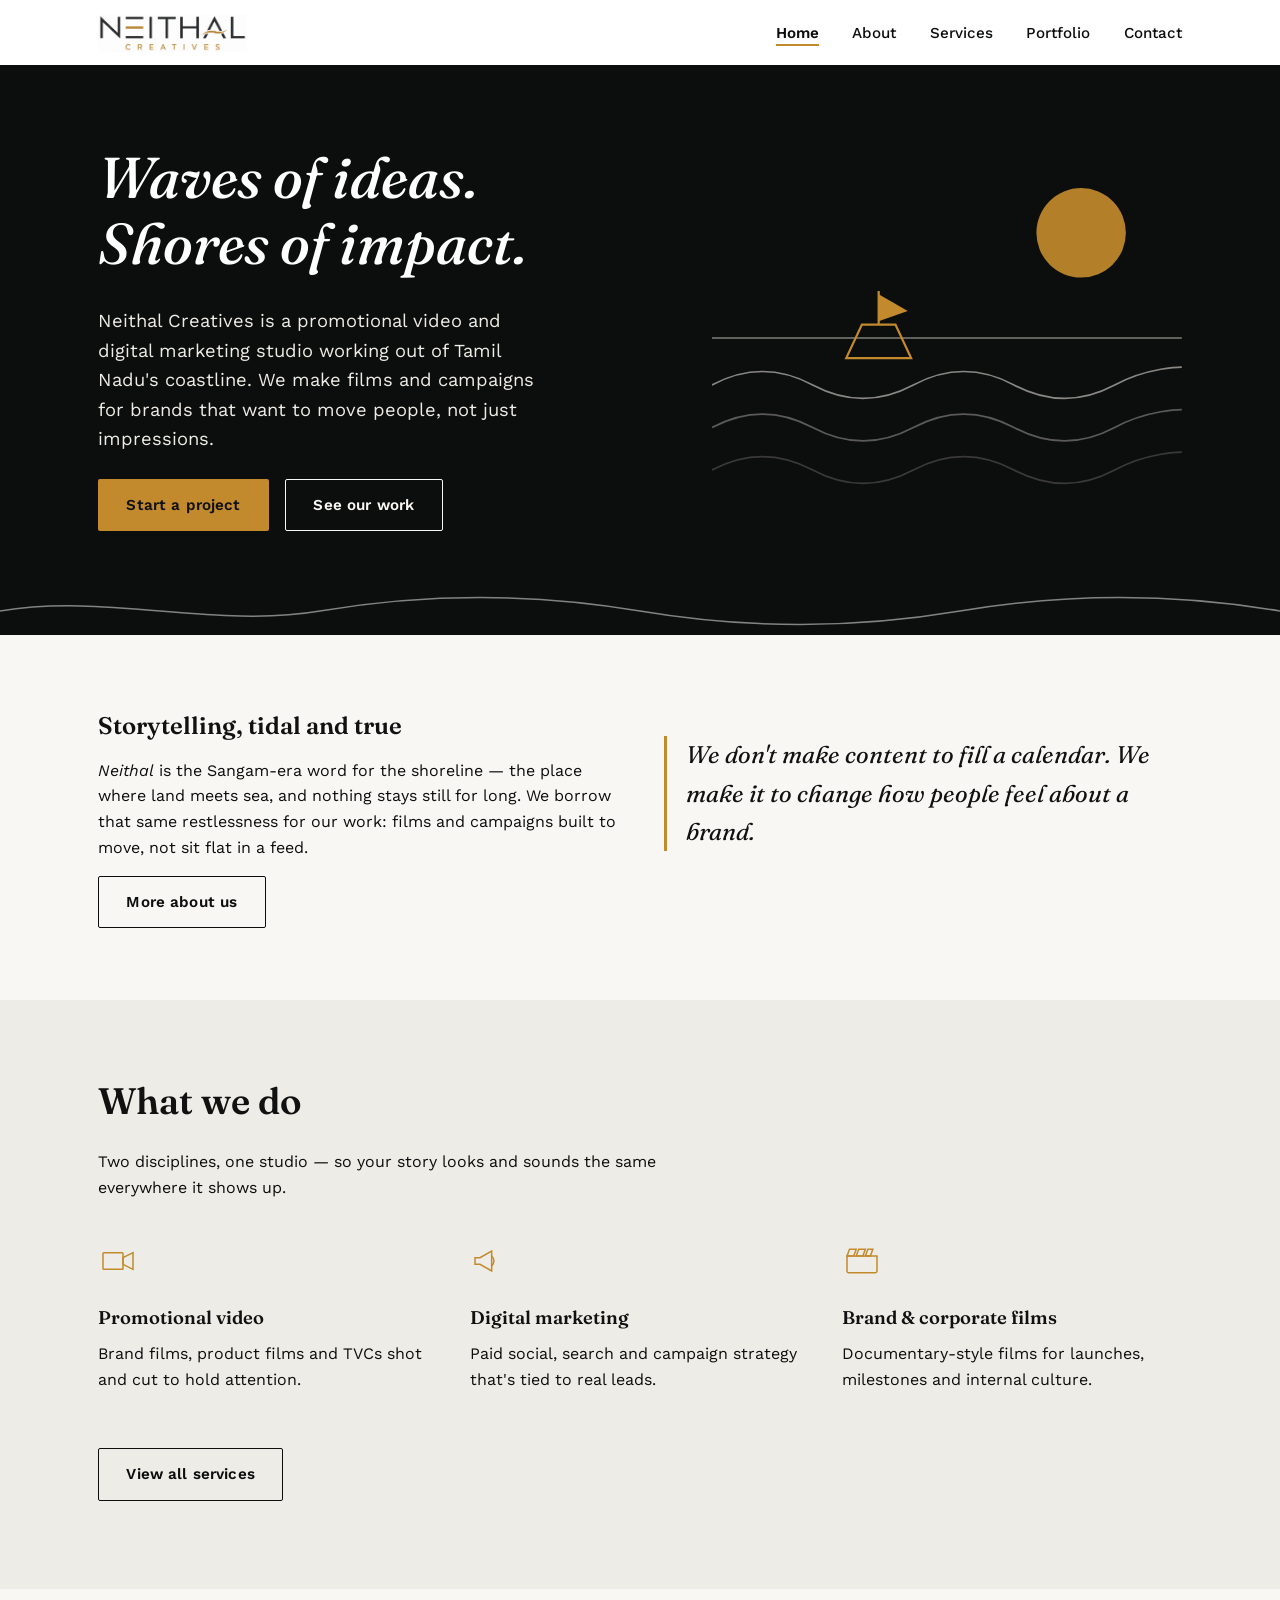
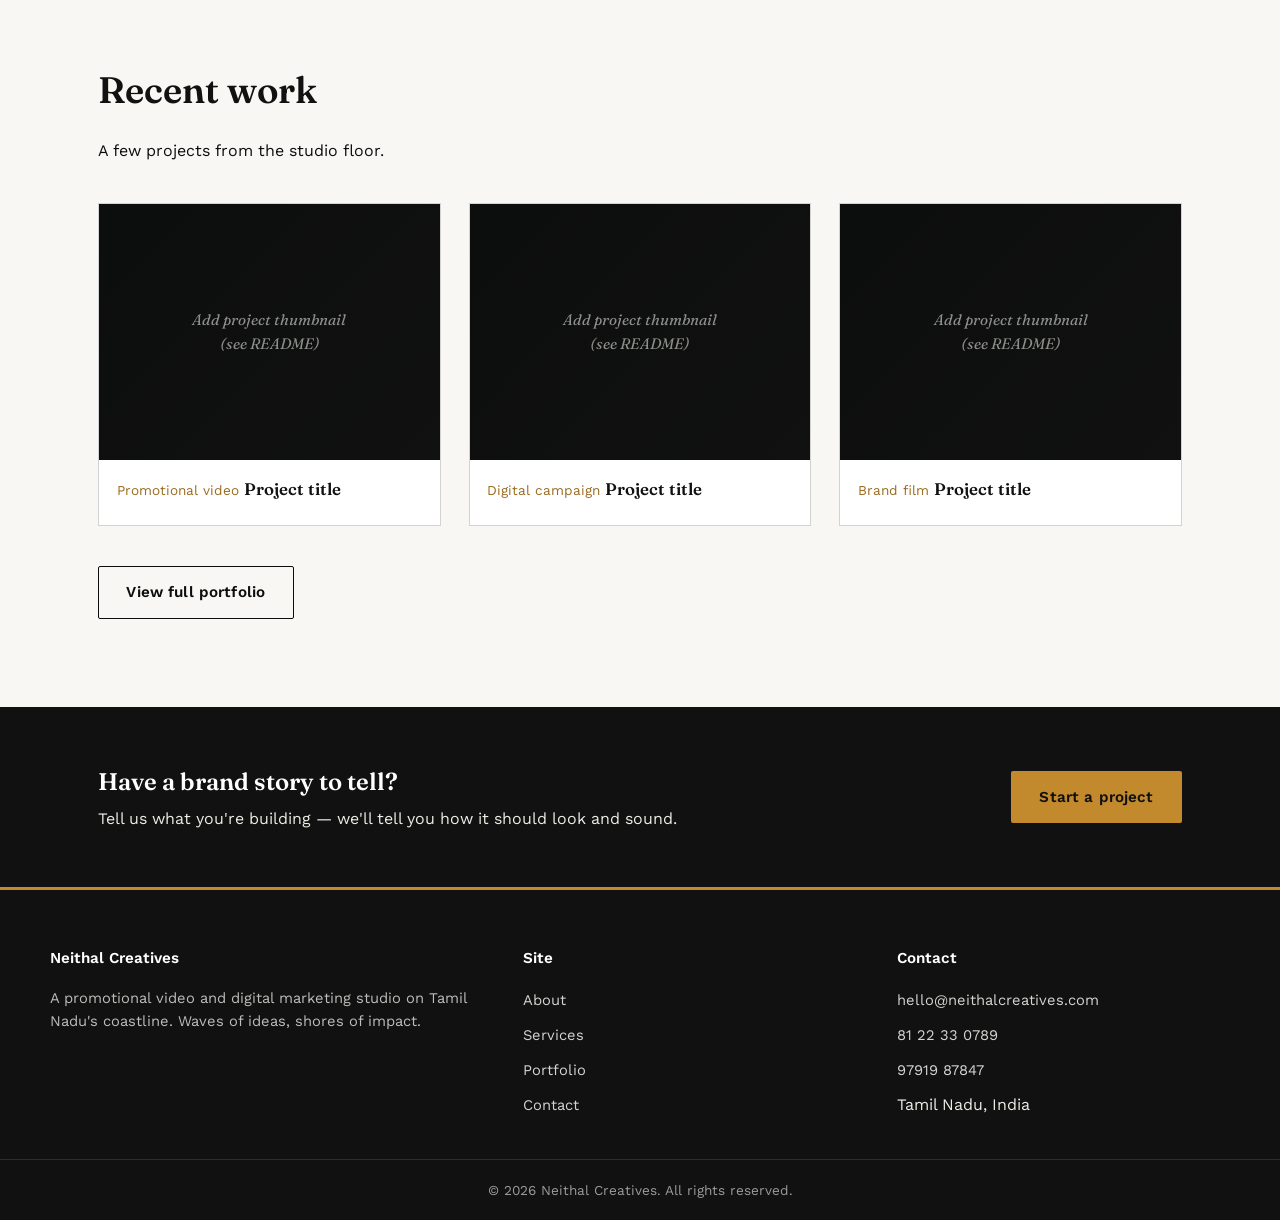
<file: index.html>
<!DOCTYPE html>
<html lang="en">
<head>
<meta charset="UTF-8">
<meta name="viewport" content="width=device-width, initial-scale=1.0">
<title>Neithal Creatives | Promotional Video &amp; Digital Marketing</title>
<meta name="description" content="Neithal Creatives is a Tamil Nadu based studio making promotional videos and digital marketing campaigns for brands that want to move people.">
<link rel="icon" href="data:image/svg+xml,%3Csvg xmlns='http://www.w3.org/2000/svg' viewBox='0 0 40 40'%3E%3Cpath d='M2 24c4-8 8 8 12 0s8-8 12 0 8 8 12 0' stroke='%230B4F5C' stroke-width='2.4' fill='none' stroke-linecap='round'/%3E%3Cpath d='M20 12l8 6-8 6z' fill='%23E8A94A'/%3E%3C/svg%3E">
<link rel="stylesheet" href="css/style.css">
</head>
<body>

<header class="site-header">
  <nav class="nav">
    <a class="brand" href="index.html">
      <img src="images/logo-nav.png" alt="Neithal Creative Minds" class="logo-img">
    </a>
    <button class="nav-toggle" aria-label="Toggle menu" aria-expanded="false">
      <svg viewBox="0 0 24 24" stroke="currentColor" stroke-width="2" stroke-linecap="round" fill="none"><line x1="3" y1="6" x2="21" y2="6"/><line x1="3" y1="12" x2="21" y2="12"/><line x1="3" y1="18" x2="21" y2="18"/></svg>
    </button>
    <ul class="nav-links" id="navLinks">
      <li><a href="index.html" aria-current="page">Home</a></li>
      <li><a href="about.html">About</a></li>
      <li><a href="services.html">Services</a></li>
      <li><a href="portfolio.html">Portfolio</a></li>
      <li><a href="contact.html">Contact</a></li>
    </ul>
  </nav>
</header>

<section class="hero">
  <div class="hero-inner">
    <div>
      <h1>Waves of ideas.<br>Shores of impact.</h1>
      <p class="lede">Neithal Creatives is a promotional video and digital marketing studio working out of Tamil Nadu's coastline. We make films and campaigns for brands that want to move people, not just impressions.</p>
      <div class="hero-ctas">
        <a href="contact.html" class="btn btn-primary">Start a project</a>
        <a href="portfolio.html" class="btn btn-outline">See our work</a>
      </div>
    </div>
    <svg class="hero-scene" viewBox="0 0 420 320" xmlns="http://www.w3.org/2000/svg">
      <circle cx="330" cy="66" r="40" fill="#C28A2C" opacity="0.92"/>
      <line x1="0" y1="160" x2="420" y2="160" stroke="#EEECE6" stroke-width="1.5" opacity="0.5"/>
      <path d="M0 202c30-16 60-16 90 0s60 16 90 0 60-16 90 0 60 16 90 0 60-16 60-16" stroke="#EEECE6" stroke-width="1.5" opacity="0.55" fill="none"/>
      <path d="M0 240c30-16 60-16 90 0s60 16 90 0 60-16 90 0 60 16 90 0 60-16 60-16" stroke="#EEECE6" stroke-width="1.5" opacity="0.35" fill="none"/>
      <path d="M0 278c30-16 60-16 90 0s60 16 90 0 60-16 90 0 60 16 90 0 60-16 60-16" stroke="#EEECE6" stroke-width="1.5" opacity="0.2" fill="none"/>
      <g class="boat">
        <path d="M120 178l14-30h30l14 30z" fill="none" stroke="#C28A2C" stroke-width="2"/>
        <line x1="149" y1="148" x2="149" y2="118" stroke="#C28A2C" stroke-width="2"/>
        <path d="M149 121l26 15-26 9z" fill="#C28A2C"/>
      </g>
    </svg>
  </div>
  <svg class="horizon-divider" viewBox="0 0 1200 48" preserveAspectRatio="none" xmlns="http://www.w3.org/2000/svg">
    <path d="M0 24c100-18 200 18 300 0s200-18 300 0 200 18 300 0 200-18 300 0" stroke="#F8F7F3" opacity="0.5"/>
  </svg>
</section>

<section class="section">
  <div class="container about-story">
    <div>
      <h2>Storytelling, tidal and true</h2>
      <p><em>Neithal</em> is the Sangam-era word for the shoreline &mdash; the place where land meets sea, and nothing stays still for long. We borrow that same restlessness for our work: films and campaigns built to move, not sit flat in a feed.</p>
      <a href="about.html" class="btn btn-outline-dark">More about us</a>
    </div>
    <p class="pull-quote">We don't make content to fill a calendar. We make it to change how people feel about a brand.</p>
  </div>
</section>

<section class="section section-tide">
  <div class="container">
    <div class="section-header">
      <h2>What we do</h2>
      <p>Two disciplines, one studio &mdash; so your story looks and sounds the same everywhere it shows up.</p>
    </div>
    <div class="service-preview-grid">
      <div class="service-preview">
        <svg class="icon" viewBox="0 0 48 48" fill="none" stroke="currentColor" stroke-width="1.8"><rect x="6" y="14" width="24" height="20" rx="1"/><path d="M30 20l12-6v20l-12-6z"/></svg>
        <h3>Promotional video</h3>
        <p>Brand films, product films and TVCs shot and cut to hold attention.</p>
      </div>
      <div class="service-preview">
        <svg class="icon" viewBox="0 0 48 48" fill="none" stroke="currentColor" stroke-width="1.8"><path d="M6 20v8h6l14 8V12l-14 8z"/><path d="M26 18a8 8 0 010 12"/></svg>
        <h3>Digital marketing</h3>
        <p>Paid social, search and campaign strategy that's tied to real leads.</p>
      </div>
      <div class="service-preview">
        <svg class="icon" viewBox="0 0 48 48" fill="none" stroke="currentColor" stroke-width="1.8"><path d="M6 18h36v18a2 2 0 01-2 2H8a2 2 0 01-2-2z"/><path d="M6 18l3-8h8l-3 8zM17 18l3-8h8l-3 8zM28 18l3-8h6l-3 8z"/></svg>
        <h3>Brand &amp; corporate films</h3>
        <p>Documentary-style films for launches, milestones and internal culture.</p>
      </div>
    </div>
    <p style="margin-top:2.5rem;"><a href="services.html" class="btn btn-outline-dark">View all services</a></p>
  </div>
</section>

<section class="section">
  <div class="container">
    <div class="section-header">
      <h2>Recent work</h2>
      <p>A few projects from the studio floor.</p>
    </div>
    <div class="portfolio-grid">
      <div class="portfolio-item">
        <div class="portfolio-thumb">Add project thumbnail<br>(see README)</div>
        <div class="portfolio-caption">
          <span class="tag">Promotional video</span>
          <h3>Project title</h3>
        </div>
      </div>
      <div class="portfolio-item">
        <div class="portfolio-thumb">Add project thumbnail<br>(see README)</div>
        <div class="portfolio-caption">
          <span class="tag">Digital campaign</span>
          <h3>Project title</h3>
        </div>
      </div>
      <div class="portfolio-item">
        <div class="portfolio-thumb">Add project thumbnail<br>(see README)</div>
        <div class="portfolio-caption">
          <span class="tag">Brand film</span>
          <h3>Project title</h3>
        </div>
      </div>
    </div>
    <p style="margin-top:2.5rem;"><a href="portfolio.html" class="btn btn-outline-dark">View full portfolio</a></p>
  </div>
</section>

<section class="cta-band">
  <div class="container cta-band-inner">
    <div>
      <h2>Have a brand story to tell?</h2>
      <p>Tell us what you're building &mdash; we'll tell you how it should look and sound.</p>
    </div>
    <a href="contact.html" class="btn btn-primary">Start a project</a>
  </div>
</section>

<footer class="site-footer">
  <div class="container footer-grid">
    <div>
      <h4>Neithal Creatives</h4>
      <p>A promotional video and digital marketing studio on Tamil Nadu's coastline. Waves of ideas, shores of impact.</p>
    </div>
    <div>
      <h4>Site</h4>
      <ul>
        <li><a href="about.html">About</a></li>
        <li><a href="services.html">Services</a></li>
        <li><a href="portfolio.html">Portfolio</a></li>
        <li><a href="contact.html">Contact</a></li>
      </ul>
    </div>
    <div>
      <h4>Contact</h4>
      <ul>
        <li><a href="mailto:hello@neithalcreatives.com">hello@neithalcreatives.com</a></li>
        <li><a href="tel:+918122330789">81 22 33 0789</a></li>
        <li><a href="tel:+919791987847">97919 87847</a></li>
        <li>Tamil Nadu, India</li>
      </ul>
    </div>
  </div>
  <div class="footer-bottom">&copy; <span id="year"></span> Neithal Creatives. All rights reserved.</div>
</footer>

<script src="js/script.js"></script>
</body>
</html>
</file>
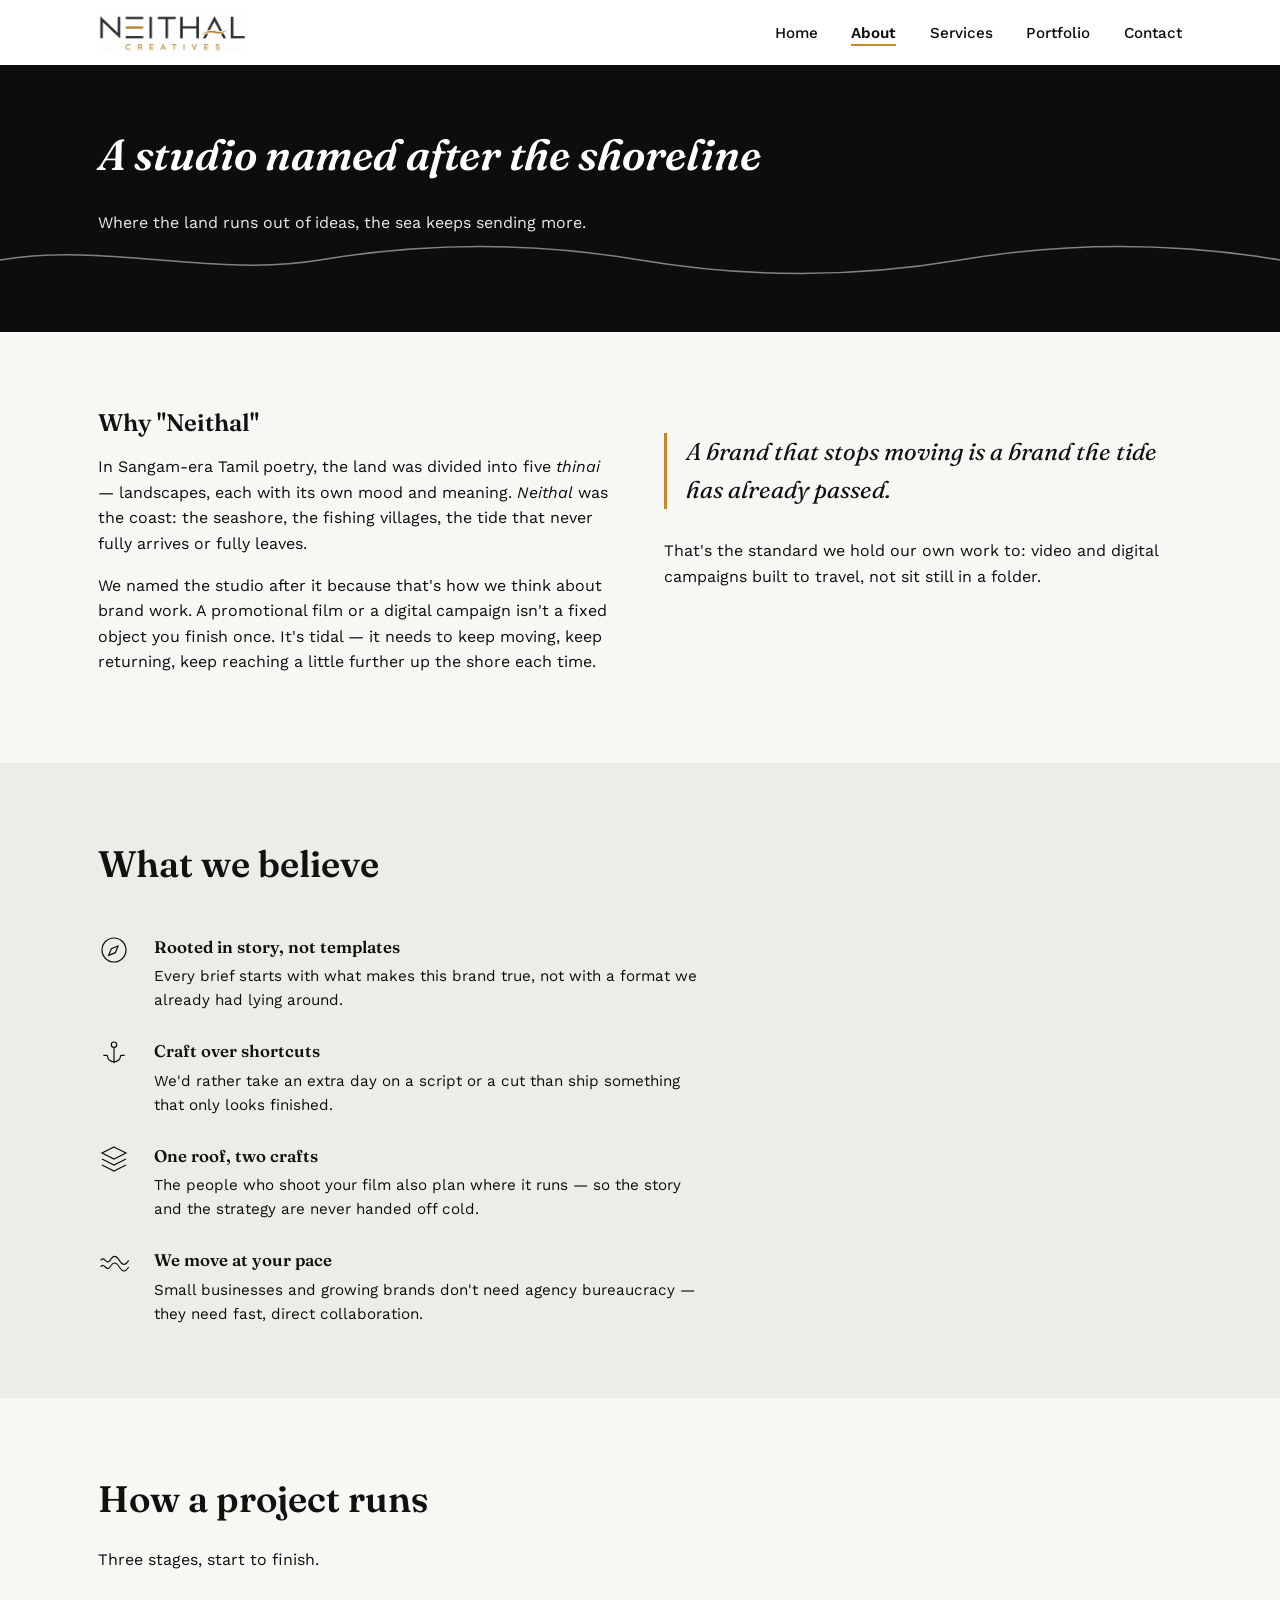
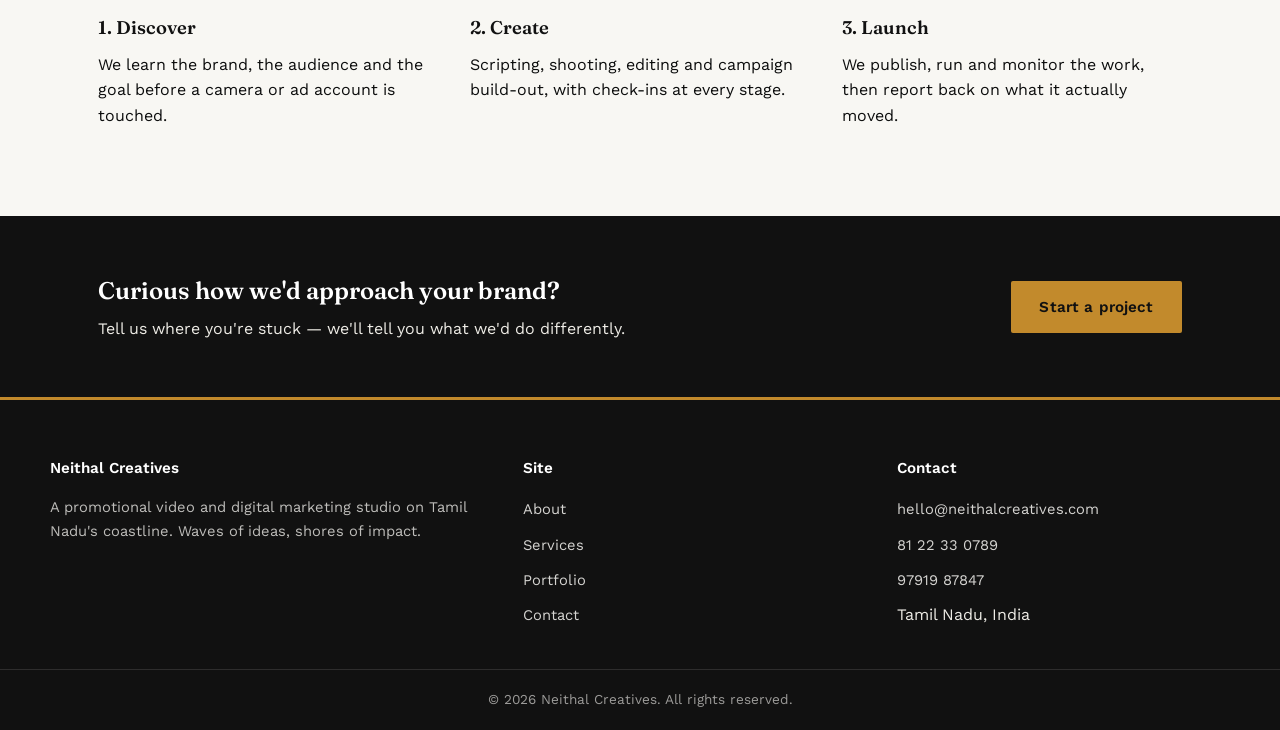
<file: about.html>
<!DOCTYPE html>
<html lang="en">
<head>
<meta charset="UTF-8">
<meta name="viewport" content="width=device-width, initial-scale=1.0">
<title>About | Neithal Creatives</title>
<meta name="description" content="Why Neithal Creatives exists, what the name means, and how the studio works.">
<link rel="icon" href="data:image/svg+xml,%3Csvg xmlns='http://www.w3.org/2000/svg' viewBox='0 0 40 40'%3E%3Cpath d='M2 24c4-8 8 8 12 0s8-8 12 0 8 8 12 0' stroke='%230B4F5C' stroke-width='2.4' fill='none' stroke-linecap='round'/%3E%3Cpath d='M20 12l8 6-8 6z' fill='%23E8A94A'/%3E%3C/svg%3E">
<link rel="stylesheet" href="css/style.css">
</head>
<body>

<header class="site-header">
  <nav class="nav">
    <a class="brand" href="index.html">
      <img src="images/logo-nav.png" alt="Neithal Creatives" class="logo-img">
    </a>
    <button class="nav-toggle" aria-label="Toggle menu" aria-expanded="false">
      <svg viewBox="0 0 24 24" stroke="currentColor" stroke-width="2" stroke-linecap="round" fill="none"><line x1="3" y1="6" x2="21" y2="6"/><line x1="3" y1="12" x2="21" y2="12"/><line x1="3" y1="18" x2="21" y2="18"/></svg>
    </button>
    <ul class="nav-links" id="navLinks">
      <li><a href="index.html">Home</a></li>
      <li><a href="about.html" aria-current="page">About</a></li>
      <li><a href="services.html">Services</a></li>
      <li><a href="portfolio.html">Portfolio</a></li>
      <li><a href="contact.html">Contact</a></li>
    </ul>
  </nav>
</header>

<section class="page-hero">
  <div class="container">
    <h1>A studio named after the shoreline</h1>
    <p>Where the land runs out of ideas, the sea keeps sending more.</p>
  </div>
  <svg class="horizon-divider" viewBox="0 0 1200 48" preserveAspectRatio="none" xmlns="http://www.w3.org/2000/svg">
    <path d="M0 24c100-18 200 18 300 0s200-18 300 0 200 18 300 0 200-18 300 0" stroke="#F8F7F3" opacity="0.5"/>
  </svg>
</section>

<section class="section">
  <div class="container about-story">
    <div>
      <h2>Why "Neithal"</h2>
      <p>In Sangam-era Tamil poetry, the land was divided into five <em>thinai</em> &mdash; landscapes, each with its own mood and meaning. <em>Neithal</em> was the coast: the seashore, the fishing villages, the tide that never fully arrives or fully leaves.</p>
      <p>We named the studio after it because that's how we think about brand work. A promotional film or a digital campaign isn't a fixed object you finish once. It's tidal &mdash; it needs to keep moving, keep returning, keep reaching a little further up the shore each time.</p>
    </div>
    <div>
      <p class="pull-quote">A brand that stops moving is a brand the tide has already passed.</p>
      <p>That's the standard we hold our own work to: video and digital campaigns built to travel, not sit still in a folder.</p>
    </div>
  </div>
</section>

<section class="section section-tide">
  <div class="container">
    <div class="section-header">
      <h2>What we believe</h2>
    </div>
    <ul class="value-list">
      <li>
        <svg class="icon" viewBox="0 0 48 48" fill="none" stroke="currentColor" stroke-width="1.8"><circle cx="24" cy="24" r="18"/><path d="M30 18l-4 10-10 4 4-10z"/></svg>
        <div>
          <h4>Rooted in story, not templates</h4>
          <p>Every brief starts with what makes this brand true, not with a format we already had lying around.</p>
        </div>
      </li>
      <li>
        <svg class="icon" viewBox="0 0 48 48" fill="none" stroke="currentColor" stroke-width="1.8"><circle cx="24" cy="10" r="4"/><path d="M24 14v24M14 26a10 10 0 0020 0M8 26h6M34 26h6"/></svg>
        <div>
          <h4>Craft over shortcuts</h4>
          <p>We'd rather take an extra day on a script or a cut than ship something that only looks finished.</p>
        </div>
      </li>
      <li>
        <svg class="icon" viewBox="0 0 48 48" fill="none" stroke="currentColor" stroke-width="1.8"><path d="M24 6l18 9-18 9-18-9z"/><path d="M6 24l18 9 18-9M6 33l18 9 18-9"/></svg>
        <div>
          <h4>One roof, two crafts</h4>
          <p>The people who shoot your film also plan where it runs &mdash; so the story and the strategy are never handed off cold.</p>
        </div>
      </li>
      <li>
        <svg class="icon" viewBox="0 0 48 48" fill="none" stroke="currentColor" stroke-width="1.8"><path d="M4 20c5-8 9 8 14 0s9-8 14 0 9 8 14 0"/><path d="M4 30c5-8 9 8 14 0s9-8 14 0 9 8 14 0"/></svg>
        <div>
          <h4>We move at your pace</h4>
          <p>Small businesses and growing brands don't need agency bureaucracy &mdash; they need fast, direct collaboration.</p>
        </div>
      </li>
    </ul>
  </div>
</section>

<section class="section">
  <div class="container">
    <div class="section-header">
      <h2>How a project runs</h2>
      <p>Three stages, start to finish.</p>
    </div>
    <div class="service-preview-grid">
      <div class="service-preview">
        <h3>1. Discover</h3>
        <p>We learn the brand, the audience and the goal before a camera or ad account is touched.</p>
      </div>
      <div class="service-preview">
        <h3>2. Create</h3>
        <p>Scripting, shooting, editing and campaign build-out, with check-ins at every stage.</p>
      </div>
      <div class="service-preview">
        <h3>3. Launch</h3>
        <p>We publish, run and monitor the work, then report back on what it actually moved.</p>
      </div>
    </div>
  </div>
</section>

<section class="cta-band">
  <div class="container cta-band-inner">
    <div>
      <h2>Curious how we'd approach your brand?</h2>
      <p>Tell us where you're stuck &mdash; we'll tell you what we'd do differently.</p>
    </div>
    <a href="contact.html" class="btn btn-primary">Start a project</a>
  </div>
</section>

<footer class="site-footer">
  <div class="container footer-grid">
    <div>
      <h4>Neithal Creatives</h4>
      <p>A promotional video and digital marketing studio on Tamil Nadu's coastline. Waves of ideas, shores of impact.</p>
    </div>
    <div>
      <h4>Site</h4>
      <ul>
        <li><a href="about.html">About</a></li>
        <li><a href="services.html">Services</a></li>
        <li><a href="portfolio.html">Portfolio</a></li>
        <li><a href="contact.html">Contact</a></li>
      </ul>
    </div>
    <div>
      <h4>Contact</h4>
      <ul>
        <li><a href="mailto:hello@neithalcreatives.com">hello@neithalcreatives.com</a></li>
        <li><a href="tel:+918122330789">81 22 33 0789</a></li>
        <li><a href="tel:+919791987847">97919 87847</a></li>
        <li>Tamil Nadu, India</li>
      </ul>
    </div>
  </div>
  <div class="footer-bottom">&copy; <span id="year"></span> Neithal Creatives. All rights reserved.</div>
</footer>

<script src="js/script.js"></script>
</body>
</html>
</file>
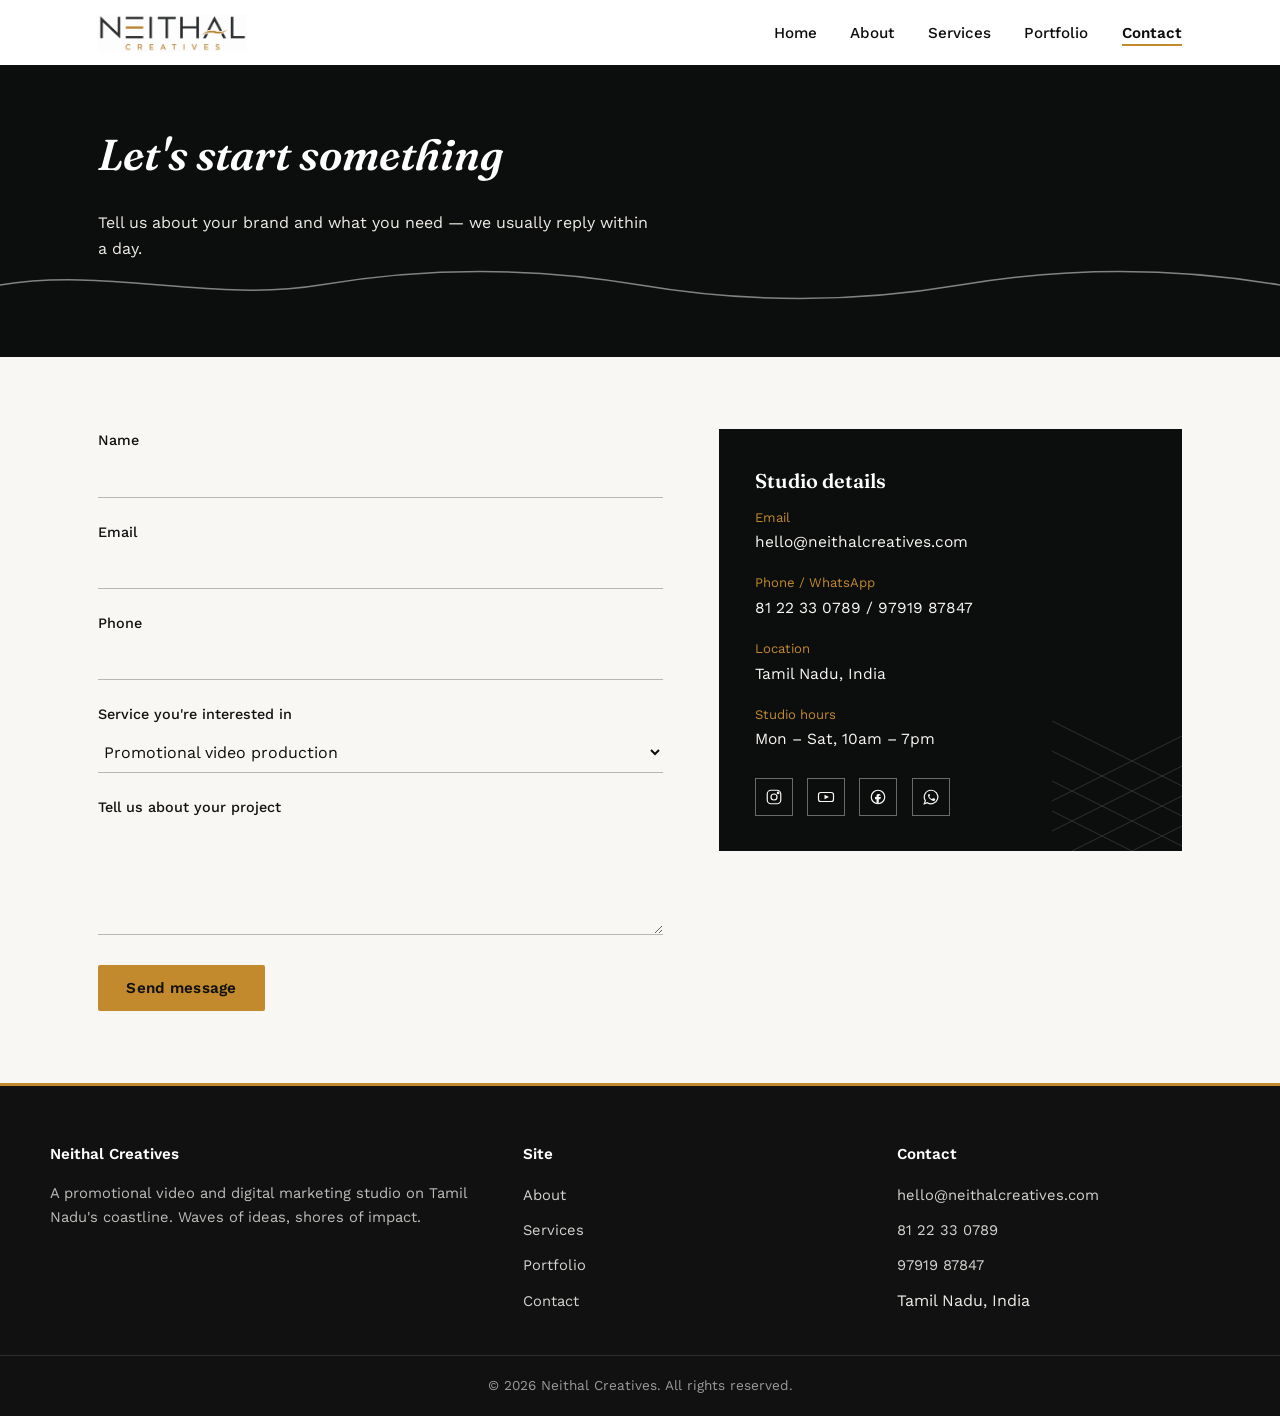
<file: contact.html>
<!DOCTYPE html>
<html lang="en">
<head>
<meta charset="UTF-8">
<meta name="viewport" content="width=device-width, initial-scale=1.0">
<title>Contact | Neithal Creatives</title>
<meta name="description" content="Start a promotional video or digital marketing project with Neithal Creatives.">
<link rel="icon" href="data:image/svg+xml,%3Csvg xmlns='http://www.w3.org/2000/svg' viewBox='0 0 40 40'%3E%3Cpath d='M2 24c4-8 8 8 12 0s8-8 12 0 8 8 12 0' stroke='%230B4F5C' stroke-width='2.4' fill='none' stroke-linecap='round'/%3E%3Cpath d='M20 12l8 6-8 6z' fill='%23E8A94A'/%3E%3C/svg%3E">
<link rel="stylesheet" href="css/style.css">
</head>
<body>

<header class="site-header">
  <nav class="nav">
    <a class="brand" href="index.html">
      <img src="images/logo-nav.png" alt="Neithal Creatives" class="logo-img">
    </a>
    <button class="nav-toggle" aria-label="Toggle menu" aria-expanded="false">
      <svg viewBox="0 0 24 24" stroke="currentColor" stroke-width="2" stroke-linecap="round" fill="none"><line x1="3" y1="6" x2="21" y2="6"/><line x1="3" y1="12" x2="21" y2="12"/><line x1="3" y1="18" x2="21" y2="18"/></svg>
    </button>
    <ul class="nav-links" id="navLinks">
      <li><a href="index.html">Home</a></li>
      <li><a href="about.html">About</a></li>
      <li><a href="services.html">Services</a></li>
      <li><a href="portfolio.html">Portfolio</a></li>
      <li><a href="contact.html" aria-current="page">Contact</a></li>
    </ul>
  </nav>
</header>

<section class="page-hero">
  <div class="container">
    <h1>Let's start something</h1>
    <p>Tell us about your brand and what you need &mdash; we usually reply within a day.</p>
  </div>
  <svg class="horizon-divider" viewBox="0 0 1200 48" preserveAspectRatio="none" xmlns="http://www.w3.org/2000/svg">
    <path d="M0 24c100-18 200 18 300 0s200-18 300 0 200 18 300 0 200-18 300 0" stroke="#F8F7F3" opacity="0.5"/>
  </svg>
</section>

<section class="section">
  <div class="container contact-grid">

    <div>
      <form id="contactForm">
        <div class="field">
          <label for="name">Name</label>
          <input type="text" id="name" name="name" required>
        </div>
        <div class="field">
          <label for="email">Email</label>
          <input type="email" id="email" name="email" required>
        </div>
        <div class="field">
          <label for="phone">Phone</label>
          <input type="tel" id="phone" name="phone">
        </div>
        <div class="field">
          <label for="service">Service you're interested in</label>
          <select id="service" name="service">
            <option value="Promotional video production">Promotional video production</option>
            <option value="Digital marketing">Digital marketing</option>
            <option value="Social media management">Social media management</option>
            <option value="Brand & corporate films">Brand &amp; corporate films</option>
            <option value="Content creation">Content creation</option>
            <option value="Not sure yet">Not sure yet</option>
          </select>
        </div>
        <div class="field">
          <label for="message">Tell us about your project</label>
          <textarea id="message" name="message" required></textarea>
        </div>
        <button type="submit" class="btn btn-primary" id="submitBtn">Send message</button>
        <p class="form-status" id="formStatus"></p>
      </form>
    </div>

    <div>
      <div class="contact-info-card">
        <svg class="net-pattern" viewBox="0 0 160 160" xmlns="http://www.w3.org/2000/svg">
          <g stroke="#F8F7F3" stroke-width="1">
            <line x1="0" y1="0" x2="160" y2="80"/>
            <line x1="0" y1="30" x2="160" y2="110"/>
            <line x1="0" y1="60" x2="160" y2="140"/>
            <line x1="0" y1="90" x2="160" y2="170"/>
            <line x1="0" y1="80" x2="160" y2="0"/>
            <line x1="0" y1="110" x2="160" y2="30"/>
            <line x1="0" y1="140" x2="160" y2="60"/>
            <line x1="0" y1="170" x2="160" y2="90"/>
          </g>
        </svg>
        <h3>Studio details</h3>
        <div class="row">
          <span class="label">Email</span>
          hello@neithalcreatives.com
        </div>
        <div class="row">
          <span class="label">Phone / WhatsApp</span>
          <a href="tel:+918122330789" style="color:inherit;">81 22 33 0789</a> / <a href="tel:+919791987847" style="color:inherit;">97919 87847</a>
        </div>
        <div class="row">
          <span class="label">Location</span>
          Tamil Nadu, India
        </div>
        <div class="row">
          <span class="label">Studio hours</span>
          Mon &ndash; Sat, 10am &ndash; 7pm
        </div>
        <div class="social-row">
          <a href="#" aria-label="Instagram"><svg viewBox="0 0 24 24" fill="none" stroke="currentColor" stroke-width="1.6"><rect x="3" y="3" width="18" height="18" rx="5"/><circle cx="12" cy="12" r="4"/><circle cx="17.5" cy="6.5" r="1"/></svg></a>
          <a href="#" aria-label="YouTube"><svg viewBox="0 0 24 24" fill="none" stroke="currentColor" stroke-width="1.6"><rect x="2" y="6" width="20" height="12" rx="3"/><path d="M10 9l6 3-6 3z" fill="currentColor" stroke="none"/></svg></a>
          <a href="#" aria-label="Facebook"><svg viewBox="0 0 24 24" fill="none" stroke="currentColor" stroke-width="1.6"><circle cx="12" cy="12" r="9"/><path d="M14 8h-2a2 2 0 00-2 2v2H8v3h2v5h3v-5h2l1-3h-3v-1a1 1 0 011-1h2z" fill="currentColor" stroke="none"/></svg></a>
          <a href="https://wa.me/919791987847" aria-label="WhatsApp" target="_blank" rel="noopener"><svg viewBox="0 0 24 24" fill="none" stroke="currentColor" stroke-width="1.6"><path d="M12 3a9 9 0 00-7.5 13.9L3 21l4.3-1.4A9 9 0 1012 3z"/><path d="M8.5 8.7c.4-1 1.4-.8 1.7-.3.3.5.7 1.5.3 2-.4.5-1 .8-.6 1.5.4.7 1.6 2 3 2.6.7.3 1-.2 1.4-.6.4-.4 1.2-.5 1.8-.1.5.3 1.4.8 1.5 1.3.1.5-.1 1.4-1 1.8-1.7.8-4-.2-6-2.1-2-1.9-3.2-4-2.1-6z" fill="currentColor" stroke="none"/></svg></a>
        </div>
      </div>
    </div>

  </div>
</section>

<footer class="site-footer">
  <div class="container footer-grid">
    <div>
      <h4>Neithal Creatives</h4>
      <p>A promotional video and digital marketing studio on Tamil Nadu's coastline. Waves of ideas, shores of impact.</p>
    </div>
    <div>
      <h4>Site</h4>
      <ul>
        <li><a href="about.html">About</a></li>
        <li><a href="services.html">Services</a></li>
        <li><a href="portfolio.html">Portfolio</a></li>
        <li><a href="contact.html">Contact</a></li>
      </ul>
    </div>
    <div>
      <h4>Contact</h4>
      <ul>
        <li><a href="mailto:hello@neithalcreatives.com">hello@neithalcreatives.com</a></li>
        <li><a href="tel:+918122330789">81 22 33 0789</a></li>
        <li><a href="tel:+919791987847">97919 87847</a></li>
        <li>Tamil Nadu, India</li>
      </ul>
    </div>
  </div>
  <div class="footer-bottom">&copy; <span id="year"></span> Neithal Creatives. All rights reserved.</div>
</footer>

<script src="js/script.js"></script>
</body>
</html>
</file>
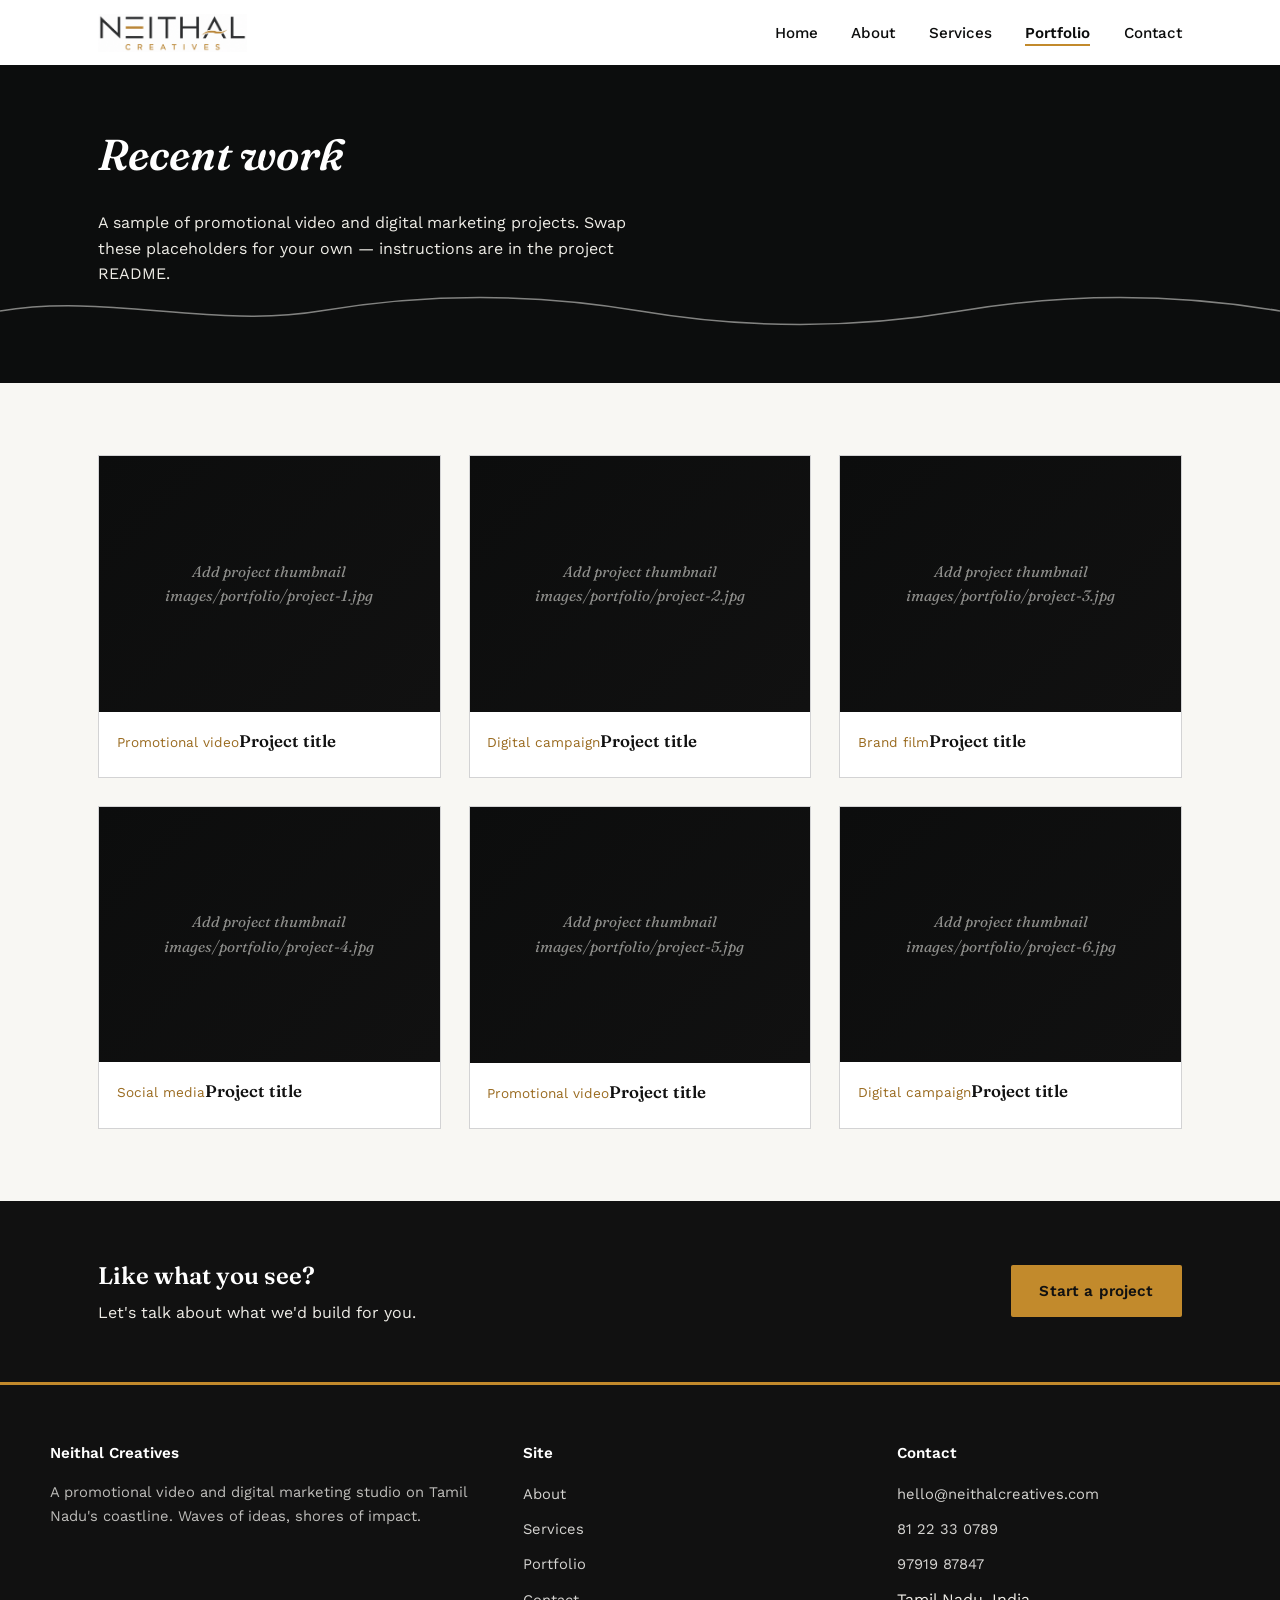
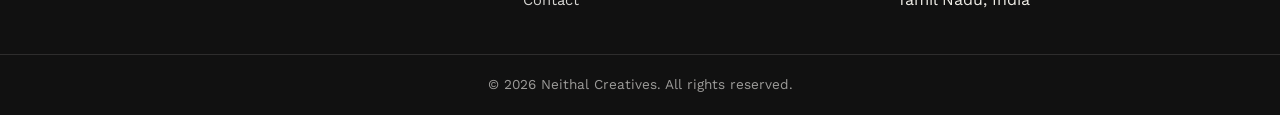
<file: portfolio.html>
<!DOCTYPE html>
<html lang="en">
<head>
<meta charset="UTF-8">
<meta name="viewport" content="width=device-width, initial-scale=1.0">
<title>Portfolio | Neithal Creatives</title>
<meta name="description" content="Promotional video and digital marketing work from Neithal Creatives.">
<link rel="icon" href="data:image/svg+xml,%3Csvg xmlns='http://www.w3.org/2000/svg' viewBox='0 0 40 40'%3E%3Cpath d='M2 24c4-8 8 8 12 0s8-8 12 0 8 8 12 0' stroke='%230B4F5C' stroke-width='2.4' fill='none' stroke-linecap='round'/%3E%3Cpath d='M20 12l8 6-8 6z' fill='%23E8A94A'/%3E%3C/svg%3E">
<link rel="stylesheet" href="css/style.css">
</head>
<body>

<header class="site-header">
  <nav class="nav">
    <a class="brand" href="index.html">
      <img src="images/logo-nav.png" alt="Neithal Creatives" class="logo-img">
    </a>
    <button class="nav-toggle" aria-label="Toggle menu" aria-expanded="false">
      <svg viewBox="0 0 24 24" stroke="currentColor" stroke-width="2" stroke-linecap="round" fill="none"><line x1="3" y1="6" x2="21" y2="6"/><line x1="3" y1="12" x2="21" y2="12"/><line x1="3" y1="18" x2="21" y2="18"/></svg>
    </button>
    <ul class="nav-links" id="navLinks">
      <li><a href="index.html">Home</a></li>
      <li><a href="about.html">About</a></li>
      <li><a href="services.html">Services</a></li>
      <li><a href="portfolio.html" aria-current="page">Portfolio</a></li>
      <li><a href="contact.html">Contact</a></li>
    </ul>
  </nav>
</header>

<section class="page-hero">
  <div class="container">
    <h1>Recent work</h1>
    <p>A sample of promotional video and digital marketing projects. Swap these placeholders for your own &mdash; instructions are in the project README.</p>
  </div>
  <svg class="horizon-divider" viewBox="0 0 1200 48" preserveAspectRatio="none" xmlns="http://www.w3.org/2000/svg">
    <path d="M0 24c100-18 200 18 300 0s200-18 300 0 200 18 300 0 200-18 300 0" stroke="#F8F7F3" opacity="0.5"/>
  </svg>
</section>

<section class="section">
  <div class="container">
    <div class="portfolio-grid">

      <div class="portfolio-item">
        <div class="portfolio-thumb">Add project thumbnail<br>images/portfolio/project-1.jpg</div>
        <div class="portfolio-caption"><span class="tag">Promotional video</span><h3>Project title</h3></div>
      </div>

      <div class="portfolio-item">
        <div class="portfolio-thumb">Add project thumbnail<br>images/portfolio/project-2.jpg</div>
        <div class="portfolio-caption"><span class="tag">Digital campaign</span><h3>Project title</h3></div>
      </div>

      <div class="portfolio-item">
        <div class="portfolio-thumb">Add project thumbnail<br>images/portfolio/project-3.jpg</div>
        <div class="portfolio-caption"><span class="tag">Brand film</span><h3>Project title</h3></div>
      </div>

      <div class="portfolio-item">
        <div class="portfolio-thumb">Add project thumbnail<br>images/portfolio/project-4.jpg</div>
        <div class="portfolio-caption"><span class="tag">Social media</span><h3>Project title</h3></div>
      </div>

      <div class="portfolio-item">
        <div class="portfolio-thumb">Add project thumbnail<br>images/portfolio/project-5.jpg</div>
        <div class="portfolio-caption"><span class="tag">Promotional video</span><h3>Project title</h3></div>
      </div>

      <div class="portfolio-item">
        <div class="portfolio-thumb">Add project thumbnail<br>images/portfolio/project-6.jpg</div>
        <div class="portfolio-caption"><span class="tag">Digital campaign</span><h3>Project title</h3></div>
      </div>

    </div>
  </div>
</section>

<section class="cta-band">
  <div class="container cta-band-inner">
    <div>
      <h2>Like what you see?</h2>
      <p>Let's talk about what we'd build for you.</p>
    </div>
    <a href="contact.html" class="btn btn-primary">Start a project</a>
  </div>
</section>

<footer class="site-footer">
  <div class="container footer-grid">
    <div>
      <h4>Neithal Creatives</h4>
      <p>A promotional video and digital marketing studio on Tamil Nadu's coastline. Waves of ideas, shores of impact.</p>
    </div>
    <div>
      <h4>Site</h4>
      <ul>
        <li><a href="about.html">About</a></li>
        <li><a href="services.html">Services</a></li>
        <li><a href="portfolio.html">Portfolio</a></li>
        <li><a href="contact.html">Contact</a></li>
      </ul>
    </div>
    <div>
      <h4>Contact</h4>
      <ul>
        <li><a href="mailto:hello@neithalcreatives.com">hello@neithalcreatives.com</a></li>
        <li><a href="tel:+918122330789">81 22 33 0789</a></li>
        <li><a href="tel:+919791987847">97919 87847</a></li>
        <li>Tamil Nadu, India</li>
      </ul>
    </div>
  </div>
  <div class="footer-bottom">&copy; <span id="year"></span> Neithal Creatives. All rights reserved.</div>
</footer>

<script src="js/script.js"></script>
</body>
</html>
</file>
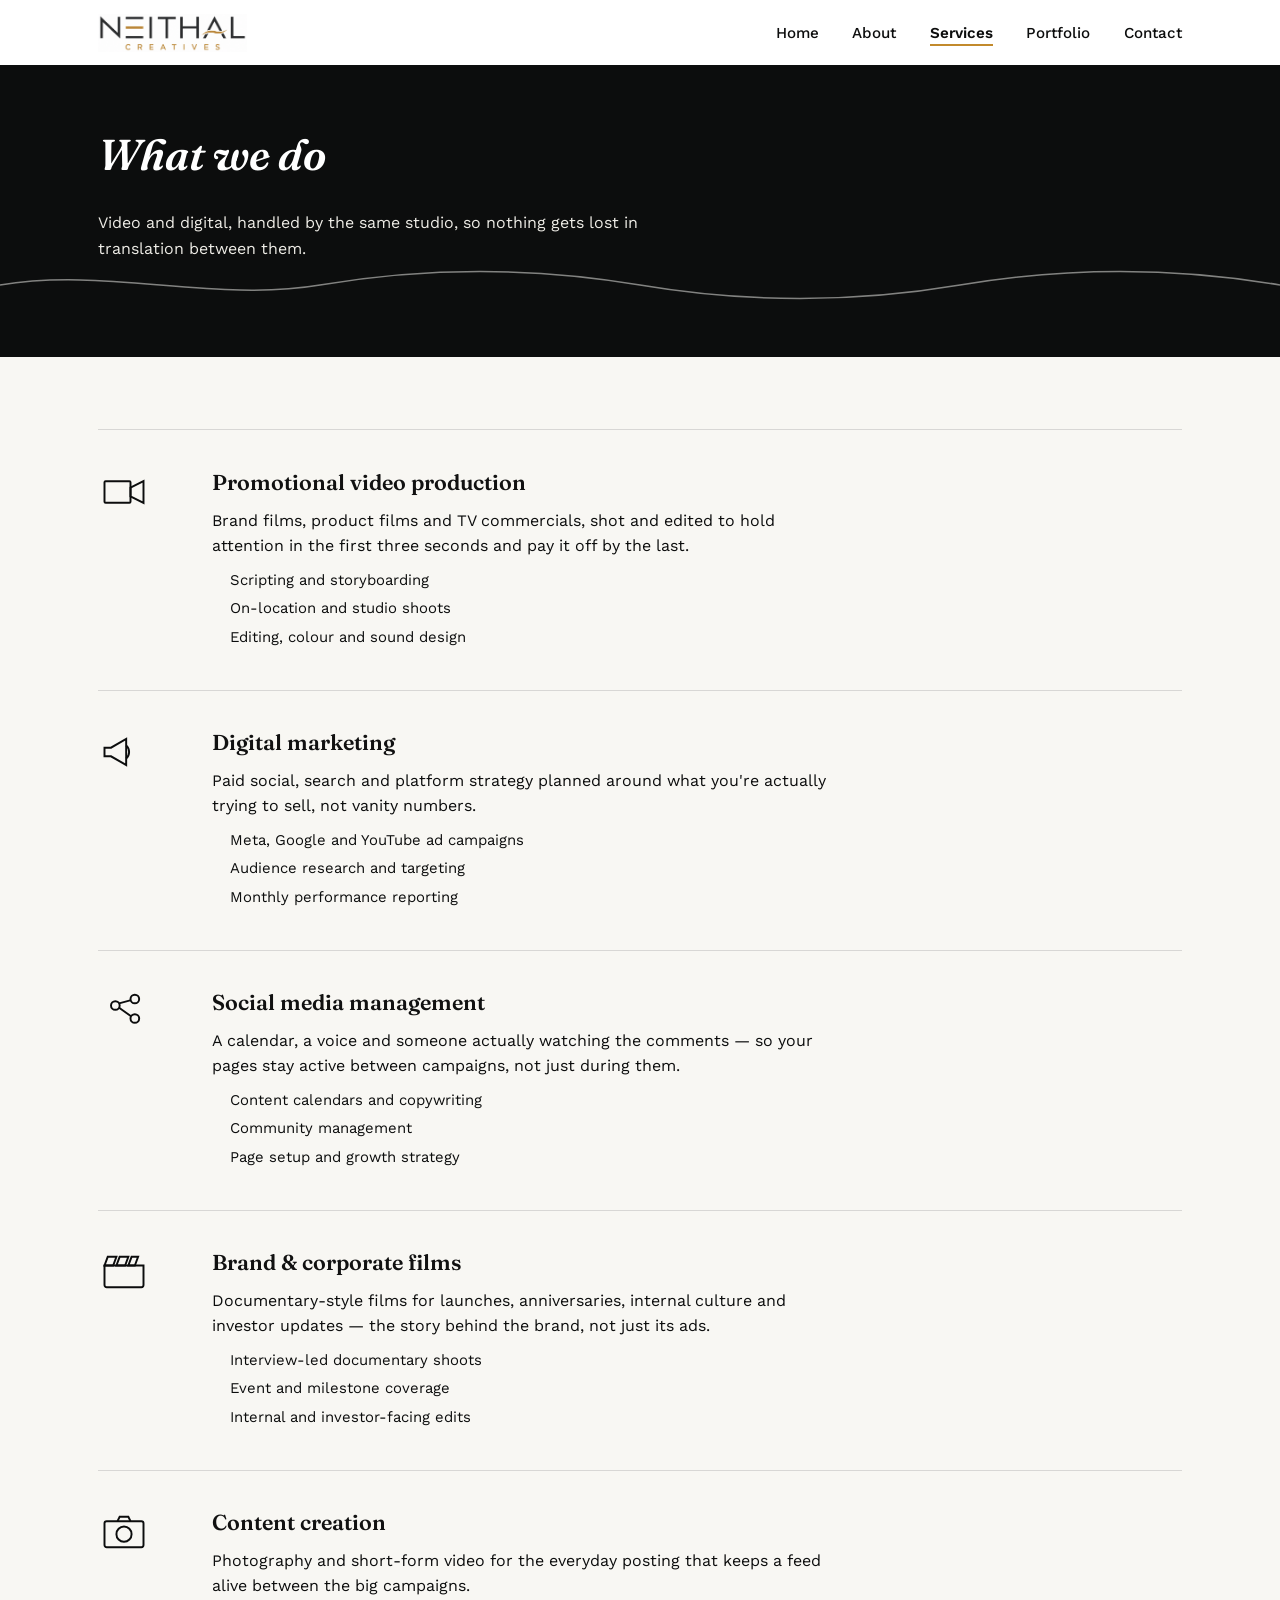
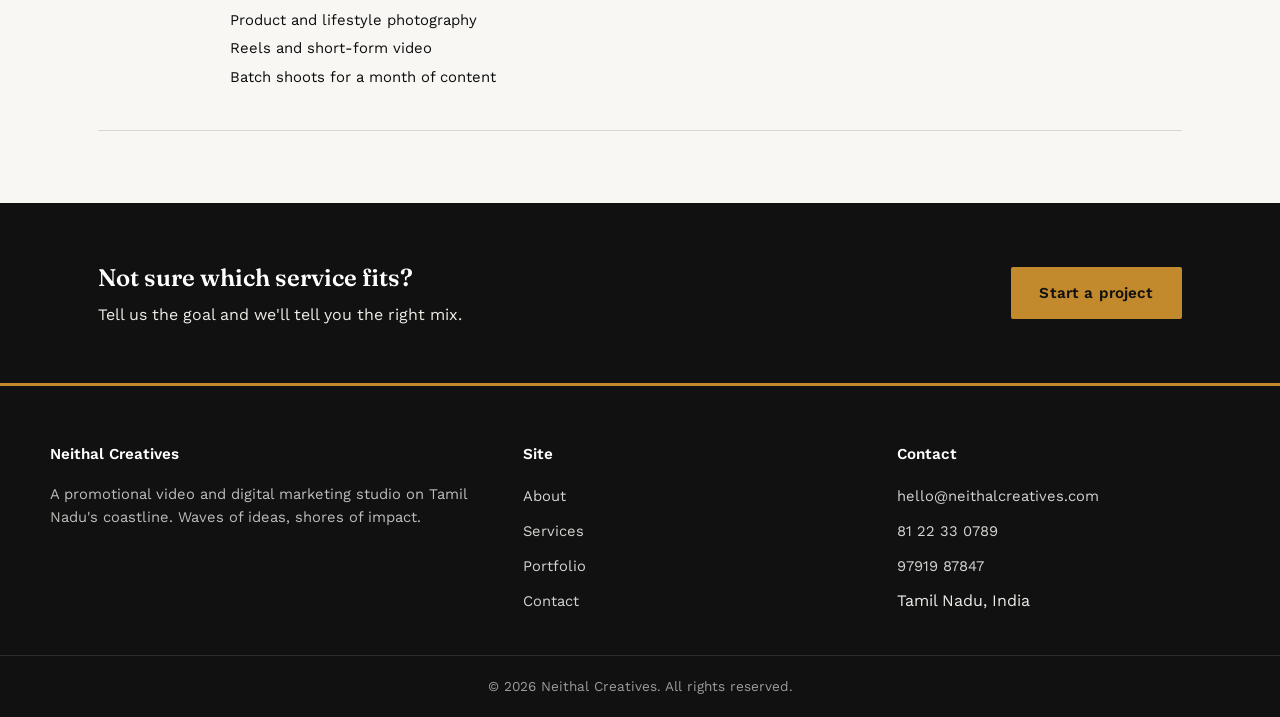
<file: services.html>
<!DOCTYPE html>
<html lang="en">
<head>
<meta charset="UTF-8">
<meta name="viewport" content="width=device-width, initial-scale=1.0">
<title>Services | Neithal Creatives</title>
<meta name="description" content="Promotional video production, digital marketing, social media management and brand films from Neithal Creatives.">
<link rel="icon" href="data:image/svg+xml,%3Csvg xmlns='http://www.w3.org/2000/svg' viewBox='0 0 40 40'%3E%3Cpath d='M2 24c4-8 8 8 12 0s8-8 12 0 8 8 12 0' stroke='%230B4F5C' stroke-width='2.4' fill='none' stroke-linecap='round'/%3E%3Cpath d='M20 12l8 6-8 6z' fill='%23E8A94A'/%3E%3C/svg%3E">
<link rel="stylesheet" href="css/style.css">
</head>
<body>

<header class="site-header">
  <nav class="nav">
    <a class="brand" href="index.html">
      <img src="images/logo-nav.png" alt="Neithal Creatives" class="logo-img">
    </a>
    <button class="nav-toggle" aria-label="Toggle menu" aria-expanded="false">
      <svg viewBox="0 0 24 24" stroke="currentColor" stroke-width="2" stroke-linecap="round" fill="none"><line x1="3" y1="6" x2="21" y2="6"/><line x1="3" y1="12" x2="21" y2="12"/><line x1="3" y1="18" x2="21" y2="18"/></svg>
    </button>
    <ul class="nav-links" id="navLinks">
      <li><a href="index.html">Home</a></li>
      <li><a href="about.html">About</a></li>
      <li><a href="services.html" aria-current="page">Services</a></li>
      <li><a href="portfolio.html">Portfolio</a></li>
      <li><a href="contact.html">Contact</a></li>
    </ul>
  </nav>
</header>

<section class="page-hero">
  <div class="container">
    <h1>What we do</h1>
    <p>Video and digital, handled by the same studio, so nothing gets lost in translation between them.</p>
  </div>
  <svg class="horizon-divider" viewBox="0 0 1200 48" preserveAspectRatio="none" xmlns="http://www.w3.org/2000/svg">
    <path d="M0 24c100-18 200 18 300 0s200-18 300 0 200 18 300 0 200-18 300 0" stroke="#F8F7F3" opacity="0.5"/>
  </svg>
</section>

<section class="section">
  <div class="container">

    <div class="service-row">
      <svg class="icon" viewBox="0 0 48 48" fill="none" stroke="currentColor" stroke-width="1.8"><rect x="6" y="14" width="24" height="20" rx="1"/><path d="M30 20l12-6v20l-12-6z"/></svg>
      <div>
        <h3>Promotional video production</h3>
        <p>Brand films, product films and TV commercials, shot and edited to hold attention in the first three seconds and pay it off by the last.</p>
        <ul>
          <li>Scripting and storyboarding</li>
          <li>On-location and studio shoots</li>
          <li>Editing, colour and sound design</li>
        </ul>
      </div>
    </div>

    <div class="service-row">
      <svg class="icon" viewBox="0 0 48 48" fill="none" stroke="currentColor" stroke-width="1.8"><path d="M6 20v8h6l14 8V12l-14 8z"/><path d="M26 18a8 8 0 010 12"/></svg>
      <div>
        <h3>Digital marketing</h3>
        <p>Paid social, search and platform strategy planned around what you're actually trying to sell, not vanity numbers.</p>
        <ul>
          <li>Meta, Google and YouTube ad campaigns</li>
          <li>Audience research and targeting</li>
          <li>Monthly performance reporting</li>
        </ul>
      </div>
    </div>

    <div class="service-row">
      <svg class="icon" viewBox="0 0 48 48" fill="none" stroke="currentColor" stroke-width="1.8"><circle cx="16" cy="18" r="4"/><circle cx="34" cy="12" r="4"/><circle cx="34" cy="30" r="4"/><path d="M19.5 16l11-3M19.5 20l11 8"/></svg>
      <div>
        <h3>Social media management</h3>
        <p>A calendar, a voice and someone actually watching the comments &mdash; so your pages stay active between campaigns, not just during them.</p>
        <ul>
          <li>Content calendars and copywriting</li>
          <li>Community management</li>
          <li>Page setup and growth strategy</li>
        </ul>
      </div>
    </div>

    <div class="service-row">
      <svg class="icon" viewBox="0 0 48 48" fill="none" stroke="currentColor" stroke-width="1.8"><path d="M6 18h36v18a2 2 0 01-2 2H8a2 2 0 01-2-2z"/><path d="M6 18l3-8h8l-3 8zM17 18l3-8h8l-3 8zM28 18l3-8h6l-3 8z"/></svg>
      <div>
        <h3>Brand &amp; corporate films</h3>
        <p>Documentary-style films for launches, anniversaries, internal culture and investor updates &mdash; the story behind the brand, not just its ads.</p>
        <ul>
          <li>Interview-led documentary shoots</li>
          <li>Event and milestone coverage</li>
          <li>Internal and investor-facing edits</li>
        </ul>
      </div>
    </div>

    <div class="service-row">
      <svg class="icon" viewBox="0 0 48 48" fill="none" stroke="currentColor" stroke-width="1.8"><rect x="6" y="14" width="36" height="24" rx="2"/><circle cx="24" cy="26" r="7"/><path d="M18 14l2-4h8l2 4"/></svg>
      <div>
        <h3>Content creation</h3>
        <p>Photography and short-form video for the everyday posting that keeps a feed alive between the big campaigns.</p>
        <ul>
          <li>Product and lifestyle photography</li>
          <li>Reels and short-form video</li>
          <li>Batch shoots for a month of content</li>
        </ul>
      </div>
    </div>

  </div>
</section>

<section class="cta-band">
  <div class="container cta-band-inner">
    <div>
      <h2>Not sure which service fits?</h2>
      <p>Tell us the goal and we'll tell you the right mix.</p>
    </div>
    <a href="contact.html" class="btn btn-primary">Start a project</a>
  </div>
</section>

<footer class="site-footer">
  <div class="container footer-grid">
    <div>
      <h4>Neithal Creatives</h4>
      <p>A promotional video and digital marketing studio on Tamil Nadu's coastline. Waves of ideas, shores of impact.</p>
    </div>
    <div>
      <h4>Site</h4>
      <ul>
        <li><a href="about.html">About</a></li>
        <li><a href="services.html">Services</a></li>
        <li><a href="portfolio.html">Portfolio</a></li>
        <li><a href="contact.html">Contact</a></li>
      </ul>
    </div>
    <div>
      <h4>Contact</h4>
      <ul>
        <li><a href="mailto:hello@neithalcreatives.com">hello@neithalcreatives.com</a></li>
        <li><a href="tel:+918122330789">81 22 33 0789</a></li>
        <li><a href="tel:+919791987847">97919 87847</a></li>
        <li>Tamil Nadu, India</li>
      </ul>
    </div>
  </div>
  <div class="footer-bottom">&copy; <span id="year"></span> Neithal Creatives. All rights reserved.</div>
</footer>

<script src="js/script.js"></script>
</body>
</html>
</file>
<file: css/style.css>
/* ==========================================================================
   Neithal Creatives — Design System
   Palette aligned to the Neithal Creative Minds brand: charcoal/black + metallic gold,
   supported by clean white and warm ivory neutrals.
   Type: Fraunces (headlines, editorial warmth) + Work Sans (everything else).
   ========================================================================== */

@import url('https://fonts.googleapis.com/css2?family=Fraunces:ital,opsz,wght@0,9..144,400;0,9..144,600;1,9..144,500&family=Work+Sans:wght@400;500;600&display=swap');

:root {
  --charcoal: #0c0d0d;
  --black: #111111;
  --gold: #C28A2C;
  --ivory: #F8F7F3;
  --ivory-deep: #EEECE6;
  --ink: #0c0d0d;
  --gold-dark: #9A6B20;
  --white: #FFFFFF;

  /* Brand aliases */
  --deep-tide: var(--charcoal);
  --deep-tide-dark: var(--black);
  --horizon-gold: var(--gold);
  --seafoam: var(--ivory);
  --pale-tide: var(--ivory-deep);
  --deep-ink: var(--ink);
  --net-rope: var(--gold-dark);

  --font-display: 'Fraunces', Georgia, serif;
  --font-body: 'Work Sans', -apple-system, sans-serif;

  --max-width: 1180px;
  --gutter: clamp(1.25rem, 4vw, 3rem);
}

/* ---------- Reset ---------- */
*, *::before, *::after { box-sizing: border-box; }
html { scroll-behavior: smooth; }
body {
  margin: 0;
  font-family: var(--font-body);
  color: var(--deep-ink);
  background: var(--seafoam);
  line-height: 1.6;
  -webkit-font-smoothing: antialiased;
}
img { max-width: 100%; display: block; }
a { color: inherit; text-decoration: none; }
ul { margin: 0; padding: 0; list-style: none; }
h1, h2, h3, h4 { font-family: var(--font-display); margin: 0 0 0.5em; font-weight: 600; color: var(--deep-tide-dark); }
p { margin: 0 0 1em; max-width: 62ch; }
button { font-family: inherit; cursor: pointer; }

:focus-visible {
  outline: 2px solid var(--horizon-gold);
  outline-offset: 3px;
}

@media (prefers-reduced-motion: reduce) {
  *, *::before, *::after { animation-duration: 0.01ms !important; animation-iteration-count: 1 !important; transition-duration: 0.01ms !important; scroll-behavior: auto !important; }
}

.container {
  max-width: var(--max-width);
  margin: 0 auto;
  padding: 0 var(--gutter);
}

.eyebrow { font-family: var(--font-body); color: var(--net-rope); font-weight: 500; margin-bottom: 0.6em; }

/* ---------- Buttons ---------- */
.btn {
  display: inline-block;
  padding: 0.85em 1.8em;
  border-radius: 2px;
  font-weight: 600;
  font-size: 0.95rem;
  letter-spacing: 0.01em;
  border: 1.5px solid transparent;
  transition: background 0.2s ease, color 0.2s ease, border-color 0.2s ease;
}
.btn-primary { background: var(--horizon-gold); color: var(--deep-tide-dark); }
.btn-primary:hover { background: var(--gold-dark); }
.btn-outline { border-color: var(--seafoam); color: var(--seafoam); }
.btn-outline:hover { background: rgba(248,247,243,0.12); }
.btn-outline-dark { border-color: var(--deep-tide); color: var(--deep-tide); }
.btn-outline-dark:hover { background: var(--pale-tide); }

/* ---------- Nav ---------- */
.site-header {
  position: sticky;
  top: 0;
  z-index: 100;
  background: var(--white);
  box-shadow: 0 1px 3px rgba(36,38,40,0.1);
}
.nav {
  display: flex;
  align-items: center;
  justify-content: space-between;
  padding: 0.85rem var(--gutter);
  max-width: var(--max-width);
  margin: 0 auto;
}
.brand {
  display: flex;
  align-items: center;
}
.logo-img {
  height: 38px;
  width: auto;
  display: block;
}
.nav-links {
  display: flex;
  gap: 2.1rem;
}
.nav-links a {
  color: var(--deep-ink);
  font-size: 0.95rem;
  font-weight: 500;
  position: relative;
  padding-bottom: 4px;
}
.nav-links a::after {
  content: '';
  position: absolute;
  left: 0; bottom: 0;
  width: 0; height: 2px;
  background: var(--horizon-gold);
  transition: width 0.25s ease;
}
.nav-links a:hover::after,
.nav-links a[aria-current="page"]::after { width: 100%; }
.nav-links a[aria-current="page"] { color: var(--deep-tide); font-weight: 600; }

.nav-toggle {
  display: none;
  background: none;
  border: none;
  color: var(--deep-tide);
  padding: 0.4rem;
}
.nav-toggle svg { width: 26px; height: 26px; }

@media (max-width: 780px) {
  .logo-img { height: 32px; }
  .nav-links {
    position: absolute;
    top: 100%; left: 0; right: 0;
    background: var(--white);
    flex-direction: column;
    gap: 0;
    max-height: 0;
    overflow: hidden;
    box-shadow: 0 8px 16px rgba(36,38,40,0.1);
    transition: max-height 0.3s ease;
  }
  .nav-links.open { max-height: 320px; }
  .nav-links a { display: block; padding: 1rem var(--gutter); border-top: 1px solid rgba(36,38,40,0.1); }
  .nav-links a::after { display: none; }
  .nav-toggle { display: block; }
}

/* ---------- Horizon divider (brand motif) ---------- */
.horizon-divider {
  display: block;
  width: 100%;
  height: 48px;
}
.horizon-divider path { fill: none; stroke-width: 1.5; }

/* ---------- Hero ---------- */
.hero {
  background: var(--deep-tide);
  color: var(--seafoam);
  padding: 5rem 0 0;
  overflow: hidden;
}
.hero-inner {
  display: grid;
  grid-template-columns: 1.1fr 0.9fr;
  gap: 2.5rem;
  align-items: center;
  max-width: var(--max-width);
  margin: 0 auto;
  padding: 0 var(--gutter) 3.5rem;
}
.hero h1 {
  color: var(--white);
  font-size: clamp(2.3rem, 4.6vw, 3.6rem);
  font-style: italic;
  font-weight: 500;
  line-height: 1.15;
  max-width: 14ch;
}
.hero p.lede { color: var(--pale-tide); font-size: 1.15rem; max-width: 42ch; }
.hero-ctas { display: flex; gap: 1rem; margin-top: 1.6rem; flex-wrap: wrap; }

.hero-scene { width: 100%; height: auto; }
.hero-scene .boat { animation: drift 9s ease-in-out infinite; transform-origin: center; }
@keyframes drift {
  0%, 100% { transform: translate(0, 0) rotate(0deg); }
  50% { transform: translate(6px, -3px) rotate(0.6deg); }
}

@media (max-width: 860px) {
  .hero-inner { grid-template-columns: 1fr; }
  .hero-scene { order: -1; max-width: 340px; margin: 0 auto; }
}

/* ---------- Section shells ---------- */
.section { padding: 4.5rem 0; }
.section-tide { background: var(--pale-tide); }
.section-header { max-width: 56ch; margin-bottom: 2.5rem; }
.section-header h2 { font-size: clamp(1.7rem, 3vw, 2.3rem); }

/* ---------- Service rows (zig-zag, not identical cards) ---------- */
.service-row {
  display: grid;
  grid-template-columns: 90px 1fr;
  gap: 1.5rem;
  padding: 2.2rem 0;
  border-top: 1px solid rgba(36,38,40,0.15);
}
.service-row:last-child { border-bottom: 1px solid rgba(36,38,40,0.15); }
.service-row .icon { width: 52px; height: 52px; color: var(--deep-tide); }
.service-row h3 { font-size: 1.35rem; margin-bottom: 0.35em; }
.service-row p { margin-bottom: 0.6em; }
.service-row ul { padding-left: 1.1rem; margin: 0.6rem 0 0; }
.service-row li { font-size: 0.93rem; margin-bottom: 0.3rem; }
.service-row li::marker { color: var(--horizon-gold); }
@media (max-width: 600px) {
  .service-row { grid-template-columns: 1fr; }
}

/* Compact preview version for the homepage */
.service-preview-grid {
  display: grid;
  grid-template-columns: repeat(3, 1fr);
  gap: 2rem;
}
@media (max-width: 780px) { .service-preview-grid { grid-template-columns: 1fr; } }
.service-preview .icon { width: 40px; height: 40px; color: var(--horizon-gold); margin-bottom: 0.9rem; }
.service-preview h3 { font-size: 1.15rem; }

/* ---------- Portfolio grid ---------- */
.portfolio-grid {
  display: grid;
  grid-template-columns: repeat(3, 1fr);
  gap: 1.75rem;
}
@media (max-width: 900px) { .portfolio-grid { grid-template-columns: repeat(2, 1fr); } }
@media (max-width: 560px) { .portfolio-grid { grid-template-columns: 1fr; } }

.portfolio-item { border: 1px solid rgba(36,38,40,0.2); background: var(--white); }
.portfolio-thumb {
  aspect-ratio: 4 / 3;
  background: linear-gradient(135deg, var(--deep-tide), var(--deep-tide-dark));
  display: flex; align-items: center; justify-content: center;
  color: rgba(248,247,243,0.55);
  font-family: var(--font-display);
  font-style: italic;
  font-size: 0.95rem;
  text-align: center;
  padding: 1rem;
}
.portfolio-caption { padding: 1rem 1.1rem 1.2rem; }
.portfolio-caption .tag { color: var(--net-rope); font-size: 0.85rem; }
.portfolio-caption h3 {
  font-size: 1.05rem;
  margin-bottom: 0.2em;
  position: relative;
  display: inline-block;
}
.portfolio-item:hover .portfolio-caption h3::after { width: 100%; }
.portfolio-caption h3::after {
  content: ''; position: absolute; left: 0; bottom: -2px; width: 0; height: 1.5px;
  background: var(--horizon-gold); transition: width 0.25s ease;
}

/* ---------- About page ---------- */
.about-story { display: grid; grid-template-columns: 1fr 1fr; gap: 3rem; align-items: start; }
@media (max-width: 820px) { .about-story { grid-template-columns: 1fr; } }
.pull-quote {
  font-family: var(--font-display);
  font-style: italic;
  font-size: 1.5rem;
  color: var(--deep-tide-dark);
  border-left: 3px solid var(--horizon-gold);
  padding-left: 1.2rem;
  margin: 1.8rem 0;
}
.value-list { display: grid; gap: 1.6rem; margin-top: 1rem; }
.value-list li { display: grid; grid-template-columns: 40px 1fr; gap: 1rem; }
.value-list .icon { width: 32px; height: 32px; color: var(--deep-tide); }
.value-list h4 { margin-bottom: 0.2em; font-size: 1.05rem; }
.value-list p { margin-bottom: 0; font-size: 0.95rem; }

/* ---------- Contact page ---------- */
.contact-grid { display: grid; grid-template-columns: 1.1fr 0.9fr; gap: 3.5rem; }
@media (max-width: 860px) { .contact-grid { grid-template-columns: 1fr; } }

.field { margin-bottom: 1.4rem; }
.field label { display: block; font-size: 0.9rem; font-weight: 500; margin-bottom: 0.4rem; color: var(--deep-tide-dark); }
.field input, .field select, .field textarea {
  width: 100%;
  border: none;
  border-bottom: 1.5px solid rgba(36,38,40,0.3);
  background: transparent;
  padding: 0.6rem 0.1rem;
  font-family: var(--font-body);
  font-size: 1rem;
  color: var(--deep-ink);
}
.field input:focus, .field select:focus, .field textarea:focus {
  border-bottom-color: var(--horizon-gold);
  outline: none;
}
.field textarea { resize: vertical; min-height: 110px; }

.form-status { margin-top: 1rem; font-size: 0.95rem; display: none; }
.form-status.visible { display: block; }
.form-status.success { color: #1f6f4a; }
.form-status.error { color: #a13a3a; }

.contact-info-card {
  background: var(--deep-tide);
  color: var(--seafoam);
  padding: 2.2rem;
  position: relative;
  overflow: hidden;
}
.contact-info-card h3 { color: var(--white); font-size: 1.25rem; }
.contact-info-card .row { margin-bottom: 1.1rem; font-size: 0.97rem; }
.contact-info-card .row .label { color: var(--horizon-gold); display: block; font-size: 0.82rem; margin-bottom: 0.15rem; }
.contact-info-card .net-pattern {
  position: absolute; right: -30px; bottom: -30px; width: 160px; height: 160px;
  opacity: 0.15; pointer-events: none;
}

.social-row { display: flex; gap: 0.9rem; margin-top: 1.6rem; }
.social-row a {
  width: 38px; height: 38px; border: 1px solid rgba(248,247,243,0.4);
  display: flex; align-items: center; justify-content: center;
}
.social-row svg { width: 18px; height: 18px; }
.social-row a:hover { border-color: var(--horizon-gold); }

/* ---------- CTA band ---------- */
.cta-band {
  background: var(--deep-tide-dark);
  color: var(--seafoam);
  text-align: left;
  padding: 3.5rem 0;
}
.cta-band-inner { display: flex; align-items: center; justify-content: space-between; gap: 2rem; flex-wrap: wrap; }
.cta-band h2 { color: var(--white); margin-bottom: 0.2em; }
.cta-band p { color: var(--pale-tide); margin-bottom: 0; }

/* ---------- Footer ---------- */
.site-footer { background: var(--deep-tide-dark); color: var(--pale-tide); border-top: 3px solid var(--horizon-gold); }
.footer-grid {
  display: grid;
  grid-template-columns: 1.3fr 1fr 1fr;
  gap: 2.5rem;
  padding: 3.5rem 0 2rem;
}
@media (max-width: 700px) { .footer-grid { grid-template-columns: 1fr; } }
.footer-grid h4 { color: var(--white); font-size: 0.95rem; margin-bottom: 1rem; font-family: var(--font-body); font-weight: 600; }
.footer-grid p { color: rgba(248,247,243,0.75); font-size: 0.92rem; }
.footer-grid ul li { margin-bottom: 0.6rem; }
.footer-grid a { color: rgba(248,247,243,0.85); font-size: 0.92rem; }
.footer-grid a:hover { color: var(--horizon-gold); }
.footer-bottom {
  border-top: 1px solid rgba(248,247,243,0.12);
  padding: 1.2rem var(--gutter);
  font-size: 0.85rem;
  color: rgba(248,247,243,0.6);
  text-align: center;
}

/* ---------- Page hero (interior pages) ---------- */
.page-hero {
  background: var(--deep-tide);
  color: var(--seafoam);
  padding: 3.4rem 0 3rem;
}
.page-hero h1 { color: var(--white); font-style: italic; font-size: clamp(2rem, 4vw, 2.7rem); }
.page-hero p { color: var(--pale-tide); max-width: 55ch; margin-bottom: 0; }
</file>
